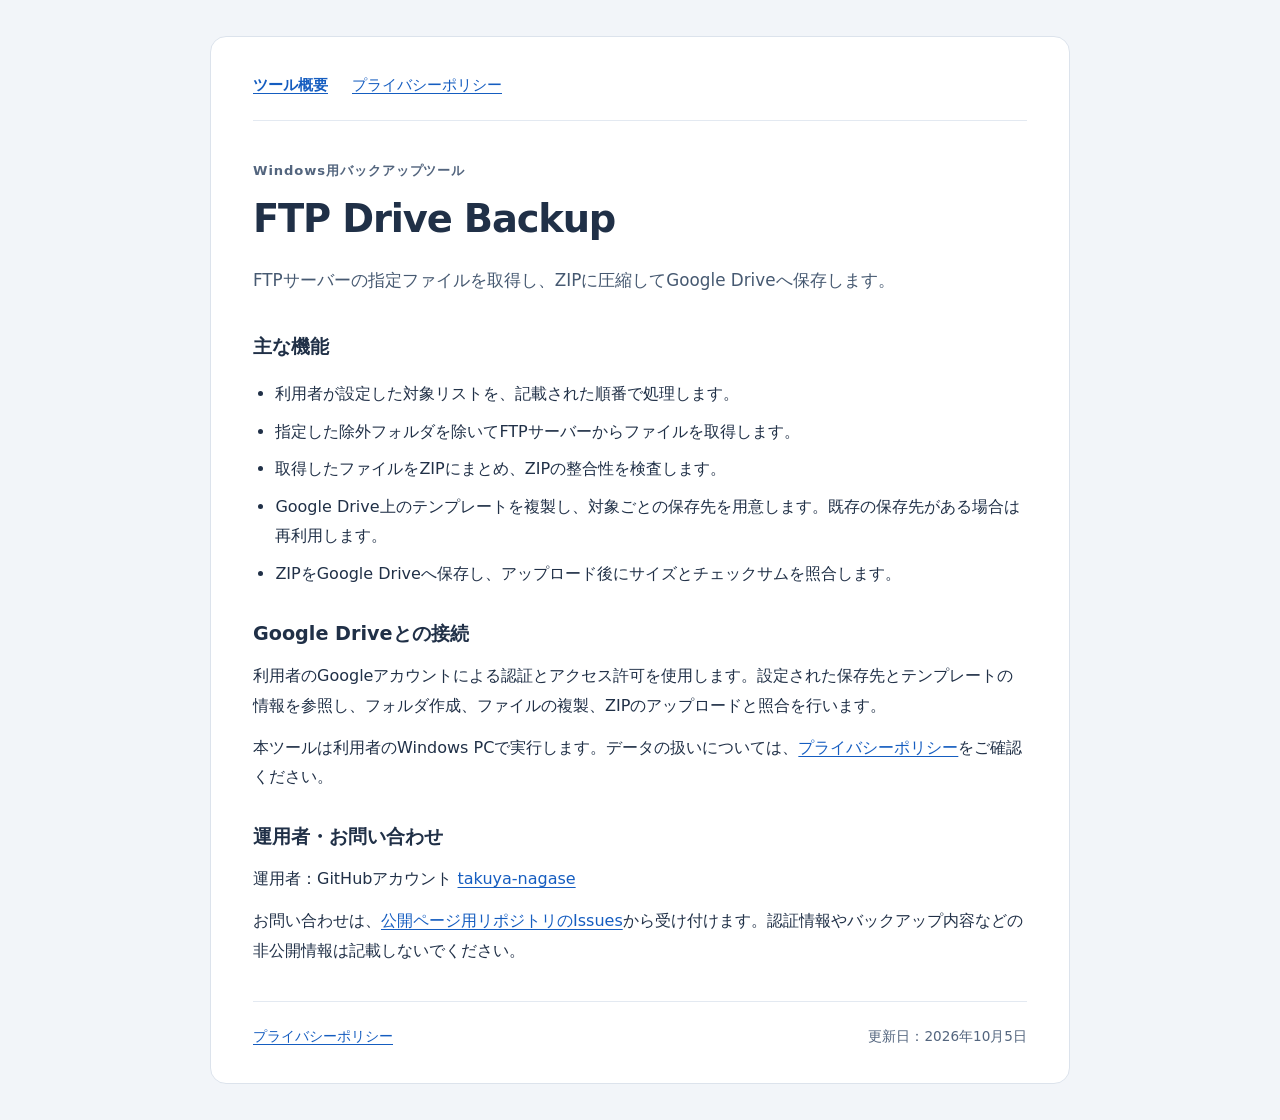
<file: index.html>
<!doctype html>
<html lang="ja">
<head>
  <meta charset="utf-8">
  <meta name="viewport" content="width=device-width, initial-scale=1">
  <meta name="description" content="FTP Drive Backupは、指定したFTPファイルの取得、ZIP圧縮、Google Driveへの保存を行うWindows用のバックアップツールです。">
  <title>FTP Drive Backup</title>
  <link rel="stylesheet" href="styles.css">
</head>
<body>
  <main>
    <nav aria-label="サイト内ナビゲーション"><a href="index.html" aria-current="page">ツール概要</a><a href="privacy.html">プライバシーポリシー</a></nav>
    <p class="eyebrow">Windows用バックアップツール</p>
    <h1>FTP Drive Backup</h1>
    <p class="lead">FTPサーバーの指定ファイルを取得し、ZIPに圧縮してGoogle Driveへ保存します。</p>
    <section aria-labelledby="features">
      <h2 id="features">主な機能</h2>
      <ul>
        <li>利用者が設定した対象リストを、記載された順番で処理します。</li>
        <li>指定した除外フォルダを除いてFTPサーバーからファイルを取得します。</li>
        <li>取得したファイルをZIPにまとめ、ZIPの整合性を検査します。</li>
        <li>Google Drive上のテンプレートを複製し、対象ごとの保存先を用意します。既存の保存先がある場合は再利用します。</li>
        <li>ZIPをGoogle Driveへ保存し、アップロード後にサイズとチェックサムを照合します。</li>
      </ul>
    </section>
    <section aria-labelledby="google-access">
      <h2 id="google-access">Google Driveとの接続</h2>
      <p>利用者のGoogleアカウントによる認証とアクセス許可を使用します。設定された保存先とテンプレートの情報を参照し、フォルダ作成、ファイルの複製、ZIPのアップロードと照合を行います。</p>
      <p>本ツールは利用者のWindows PCで実行します。データの扱いについては、<a href="privacy.html">プライバシーポリシー</a>をご確認ください。</p>
    </section>
    <section aria-labelledby="contact">
      <h2 id="contact">運用者・お問い合わせ</h2>
      <p>運用者：GitHubアカウント <a href="https://github.com/takuya-nagase">takuya-nagase</a></p>
      <p>お問い合わせは、<a href="https://github.com/takuya-nagase/ftp-drive-backup-info/issues">公開ページ用リポジトリのIssues</a>から受け付けます。認証情報やバックアップ内容などの非公開情報は記載しないでください。</p>
    </section>
    <footer><a href="privacy.html">プライバシーポリシー</a><span>更新日：2026年10月5日</span></footer>
  </main>
</body>
</html>
</file>
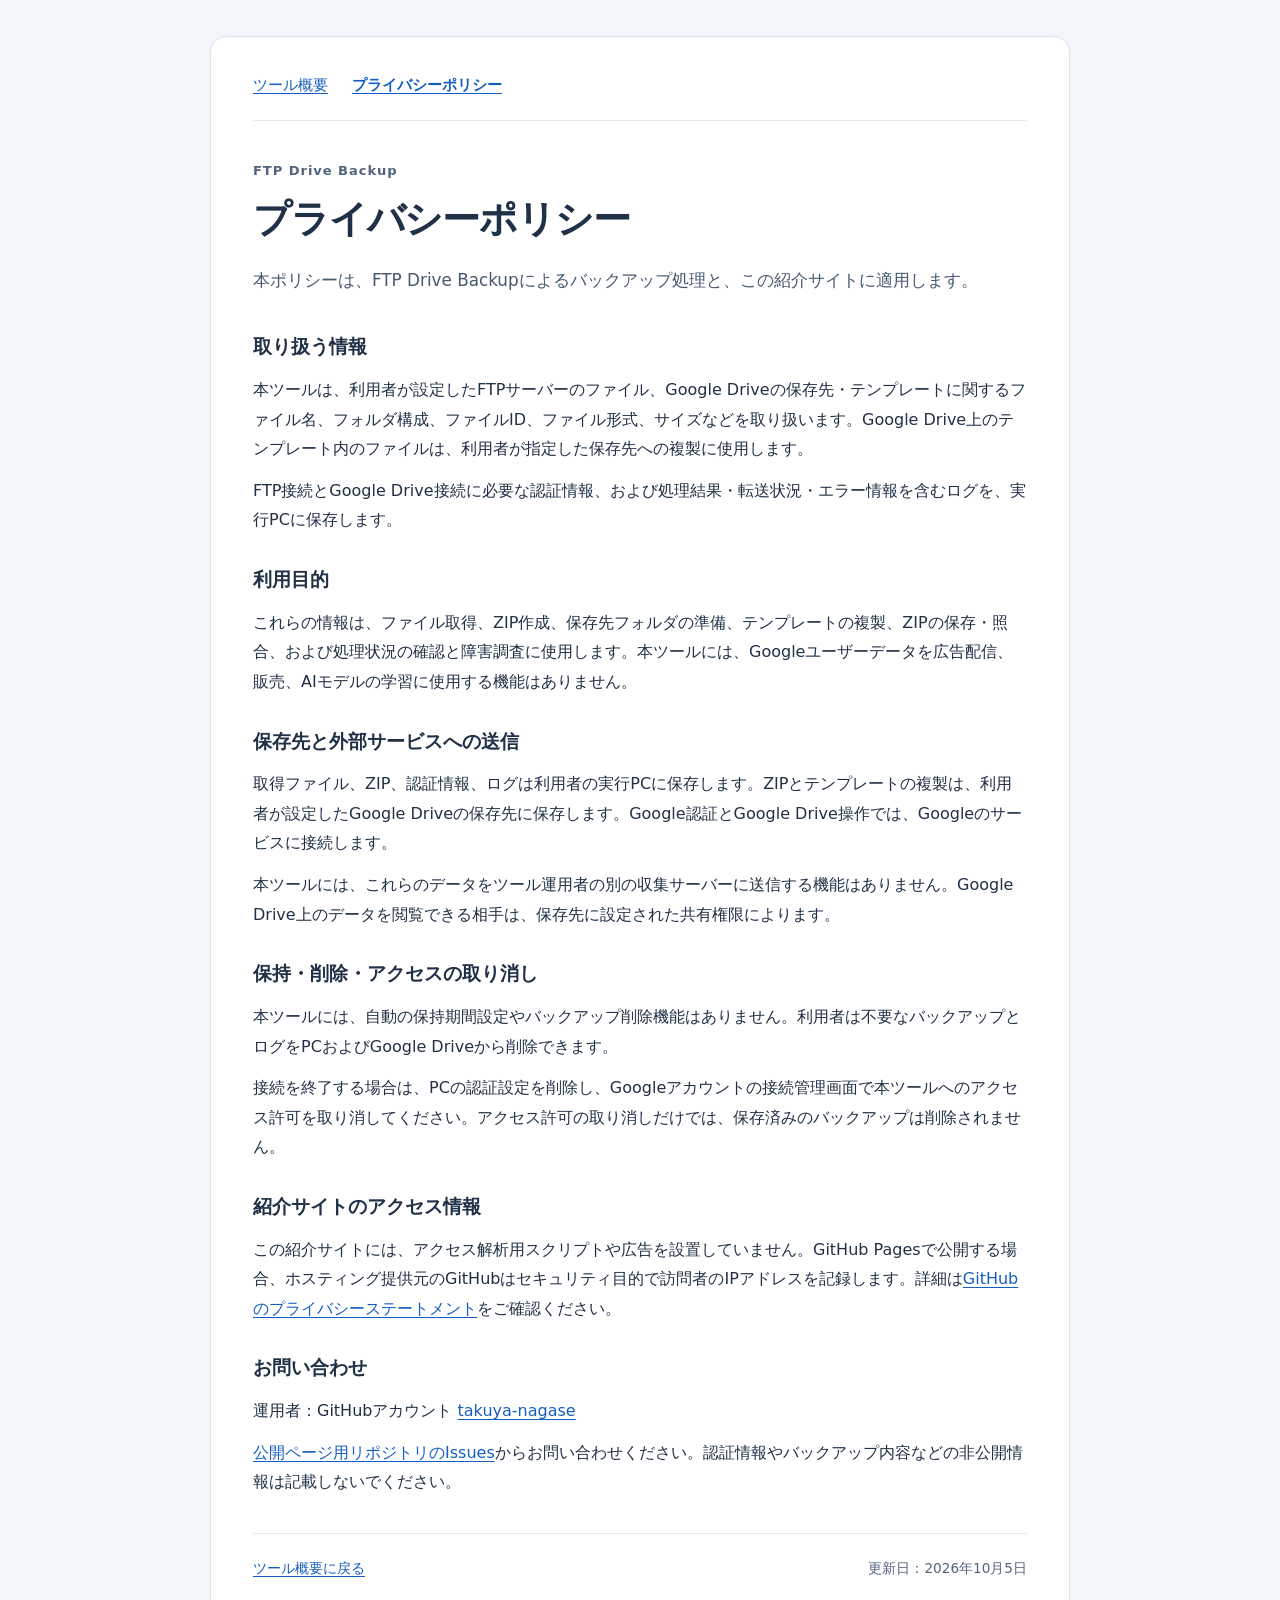
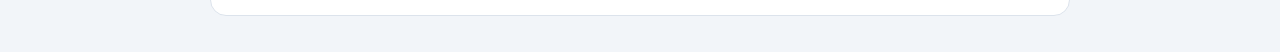
<file: privacy.html>
<!doctype html>
<html lang="ja">
<head>
  <meta charset="utf-8">
  <meta name="viewport" content="width=device-width, initial-scale=1">
  <meta name="description" content="FTP Drive BackupにおけるGoogle Driveデータ、認証情報、バックアップとログの取り扱いについて説明します。">
  <title>プライバシーポリシー | FTP Drive Backup</title>
  <link rel="stylesheet" href="styles.css">
</head>
<body>
  <main>
    <nav aria-label="サイト内ナビゲーション"><a href="index.html">ツール概要</a><a href="privacy.html" aria-current="page">プライバシーポリシー</a></nav>
    <p class="eyebrow">FTP Drive Backup</p>
    <h1>プライバシーポリシー</h1>
    <p class="lead">本ポリシーは、FTP Drive Backupによるバックアップ処理と、この紹介サイトに適用します。</p>
    <section><h2>取り扱う情報</h2>
      <p>本ツールは、利用者が設定したFTPサーバーのファイル、Google Driveの保存先・テンプレートに関するファイル名、フォルダ構成、ファイルID、ファイル形式、サイズなどを取り扱います。Google Drive上のテンプレート内のファイルは、利用者が指定した保存先への複製に使用します。</p>
      <p>FTP接続とGoogle Drive接続に必要な認証情報、および処理結果・転送状況・エラー情報を含むログを、実行PCに保存します。</p>
    </section>
    <section><h2>利用目的</h2>
      <p>これらの情報は、ファイル取得、ZIP作成、保存先フォルダの準備、テンプレートの複製、ZIPの保存・照合、および処理状況の確認と障害調査に使用します。本ツールには、Googleユーザーデータを広告配信、販売、AIモデルの学習に使用する機能はありません。</p>
    </section>
    <section><h2>保存先と外部サービスへの送信</h2>
      <p>取得ファイル、ZIP、認証情報、ログは利用者の実行PCに保存します。ZIPとテンプレートの複製は、利用者が設定したGoogle Driveの保存先に保存します。Google認証とGoogle Drive操作では、Googleのサービスに接続します。</p>
      <p>本ツールには、これらのデータをツール運用者の別の収集サーバーに送信する機能はありません。Google Drive上のデータを閲覧できる相手は、保存先に設定された共有権限によります。</p>
    </section>
    <section><h2>保持・削除・アクセスの取り消し</h2>
      <p>本ツールには、自動の保持期間設定やバックアップ削除機能はありません。利用者は不要なバックアップとログをPCおよびGoogle Driveから削除できます。</p>
      <p>接続を終了する場合は、PCの認証設定を削除し、Googleアカウントの接続管理画面で本ツールへのアクセス許可を取り消してください。アクセス許可の取り消しだけでは、保存済みのバックアップは削除されません。</p>
    </section>
    <section><h2>紹介サイトのアクセス情報</h2>
      <p>この紹介サイトには、アクセス解析用スクリプトや広告を設置していません。GitHub Pagesで公開する場合、ホスティング提供元のGitHubはセキュリティ目的で訪問者のIPアドレスを記録します。詳細は<a href="https://docs.github.com/en/site-policy/privacy-policies/github-general-privacy-statement">GitHubのプライバシーステートメント</a>をご確認ください。</p>
    </section>
    <section><h2>お問い合わせ</h2>
      <p>運用者：GitHubアカウント <a href="https://github.com/takuya-nagase">takuya-nagase</a></p>
      <p><a href="https://github.com/takuya-nagase/ftp-drive-backup-info/issues">公開ページ用リポジトリのIssues</a>からお問い合わせください。認証情報やバックアップ内容などの非公開情報は記載しないでください。</p>
    </section>
    <footer><a href="index.html">ツール概要に戻る</a><span>更新日：2026年10月5日</span></footer>
  </main>
</body>
</html>
</file>
<file: styles.css>
:root{color-scheme:light;font-family:system-ui,-apple-system,"Segoe UI","Yu Gothic",Meiryo,sans-serif;color:#203047;background:#f2f5f9}
*{box-sizing:border-box}
body{margin:0;line-height:1.85}
main{max-width:860px;margin:36px auto;padding:34px 42px;background:#fff;border:1px solid #dce3ec;border-radius:16px}
nav{display:flex;gap:24px;flex-wrap:wrap;padding-bottom:22px;margin-bottom:38px;border-bottom:1px solid #e3e9f1;font-size:.92rem}
a{color:#155dc0;text-underline-offset:3px;overflow-wrap:anywhere}
a:hover{color:#0c3b7d}
nav a[aria-current]{font-weight:700}
.eyebrow{font-size:.82rem;font-weight:700;letter-spacing:.07em;color:#53657e;margin:0 0 8px}
h1{font-size:clamp(1.7rem,5vw,2.4rem);line-height:1.4;letter-spacing:-.03em;margin:0 0 20px;overflow-wrap:anywhere}
.lead{font-size:1.05rem;color:#465971;margin:0 0 36px}
section{margin:30px 0}
h2{font-size:1.2rem;margin:0 0 12px;line-height:1.6}
p{margin:12px 0}
ul{padding-left:1.4em}
li{margin:8px 0}
footer{display:flex;flex-wrap:wrap;justify-content:space-between;gap:14px;padding-top:22px;margin-top:36px;border-top:1px solid #e3e9f1;font-size:.85rem;color:#53657e}
@media(max-width:600px){main{margin:0;padding:26px 22px;border:0;border-radius:0}nav{gap:16px;margin-bottom:28px}}
</file>
